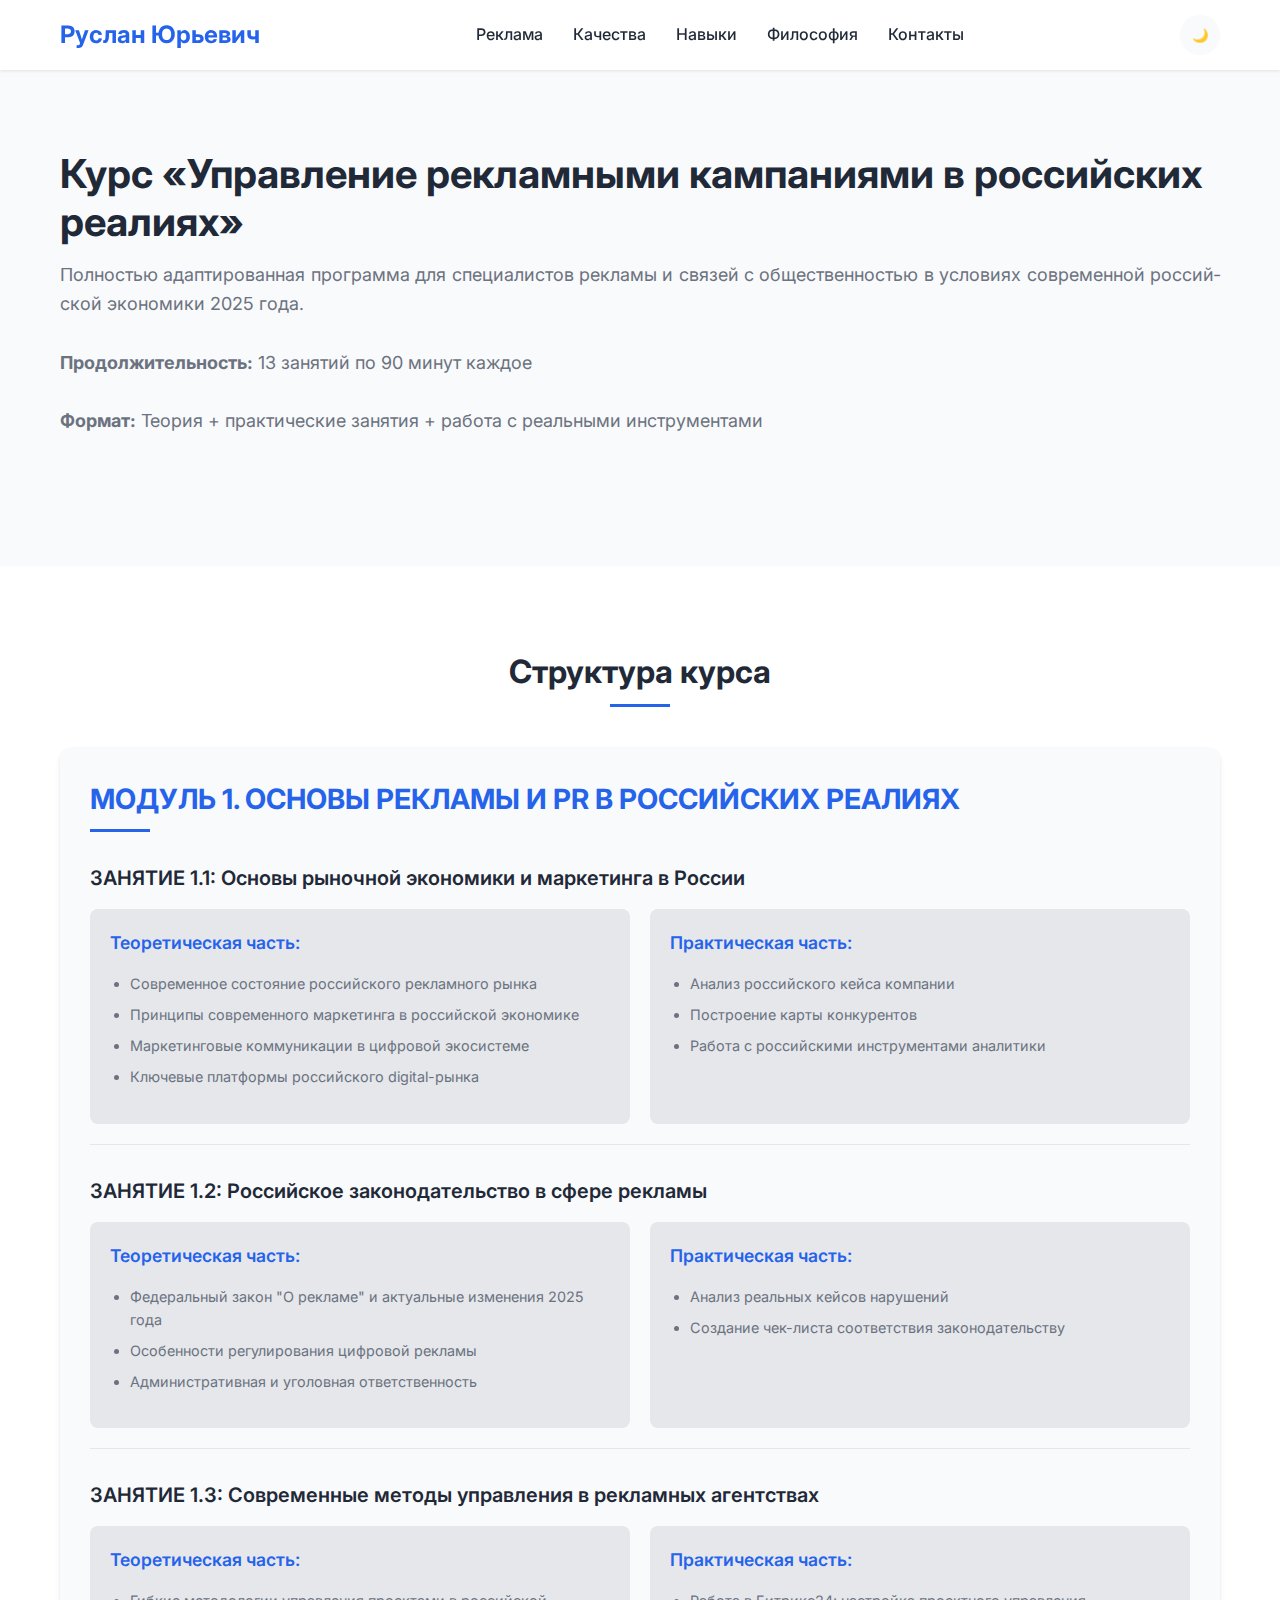
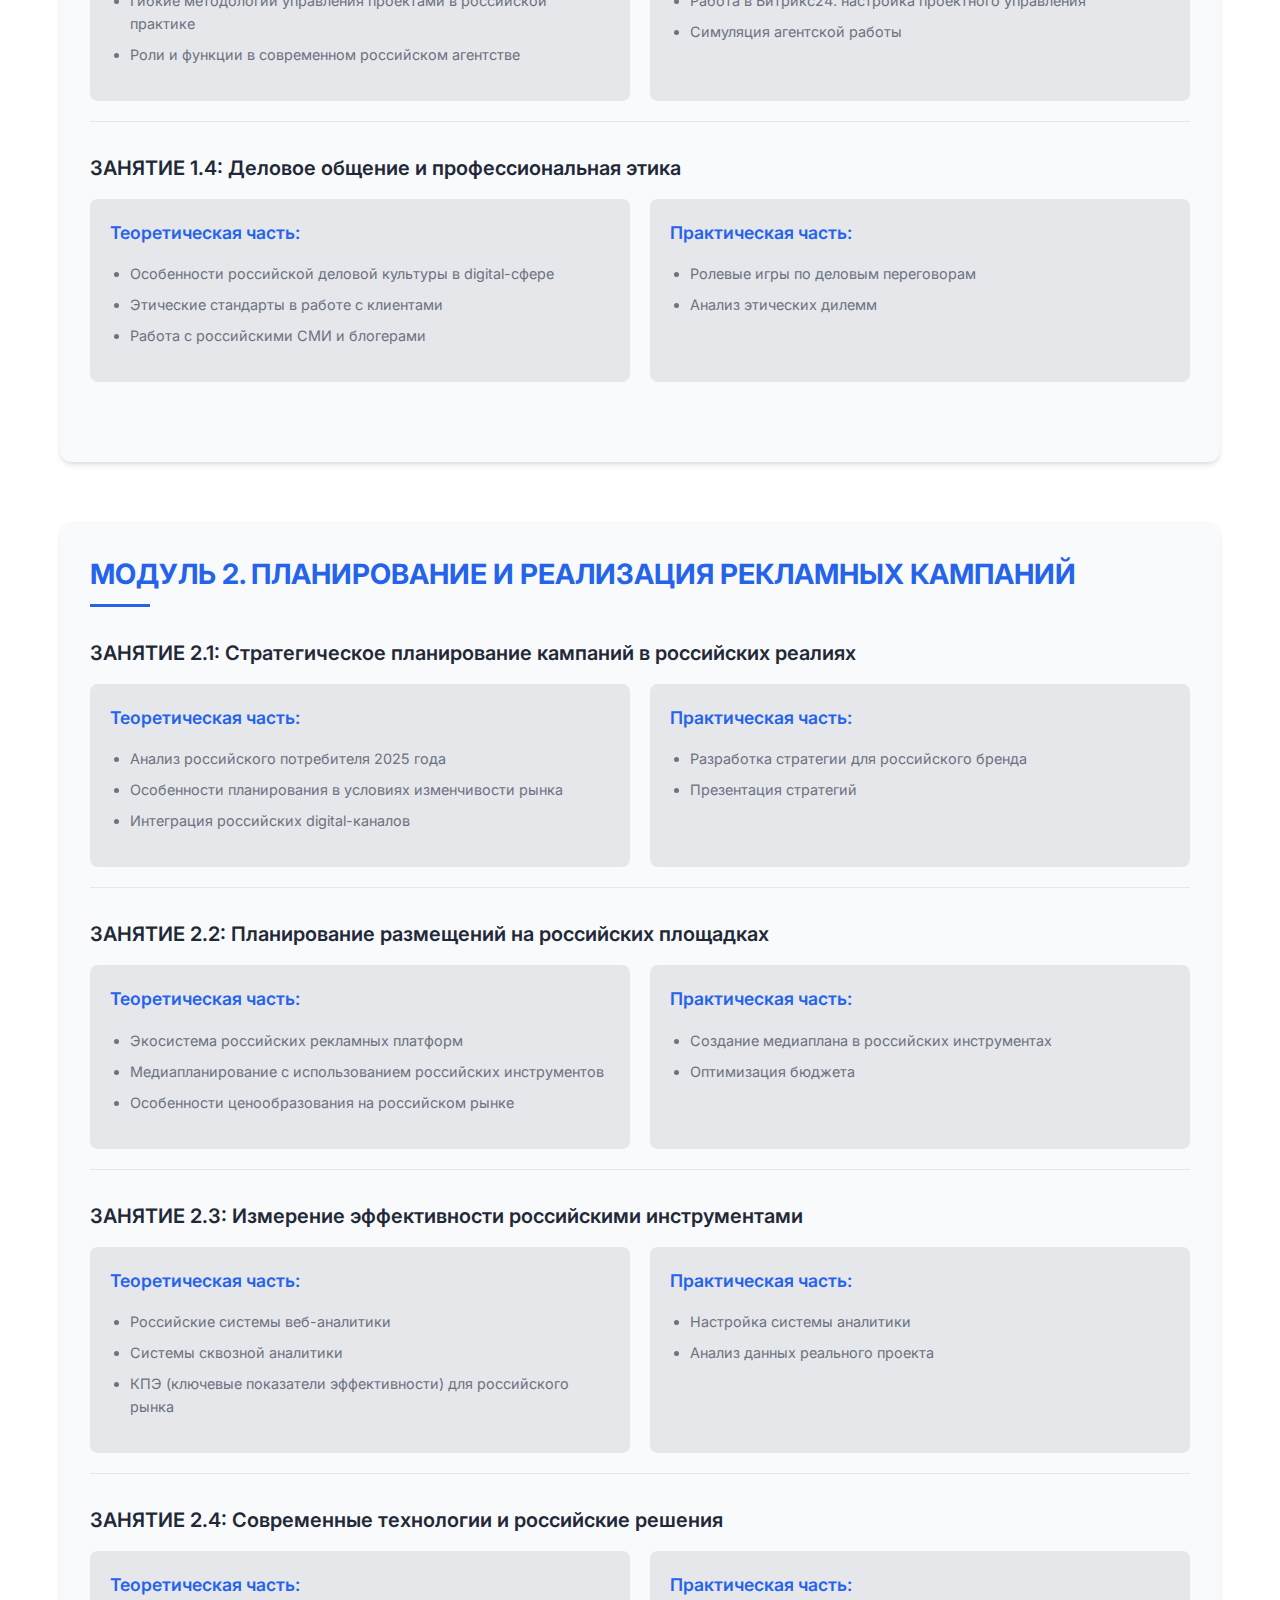
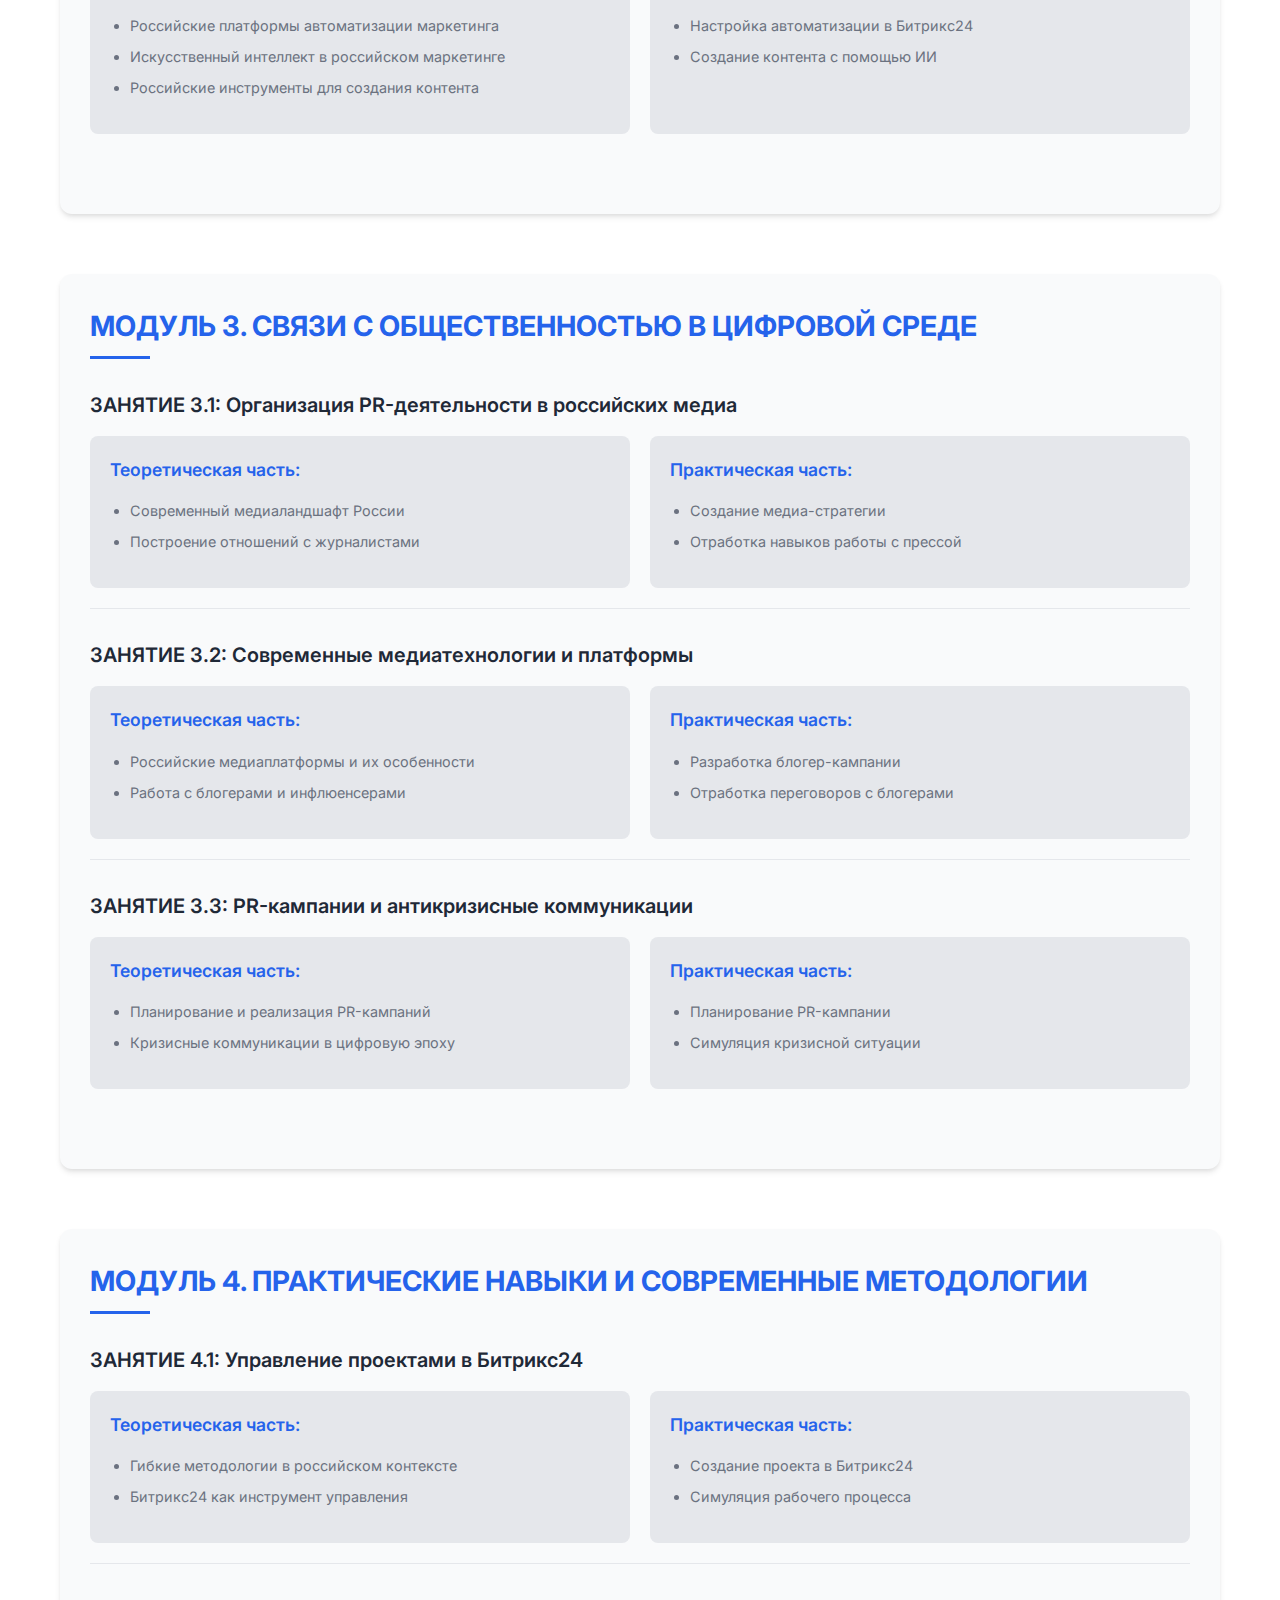
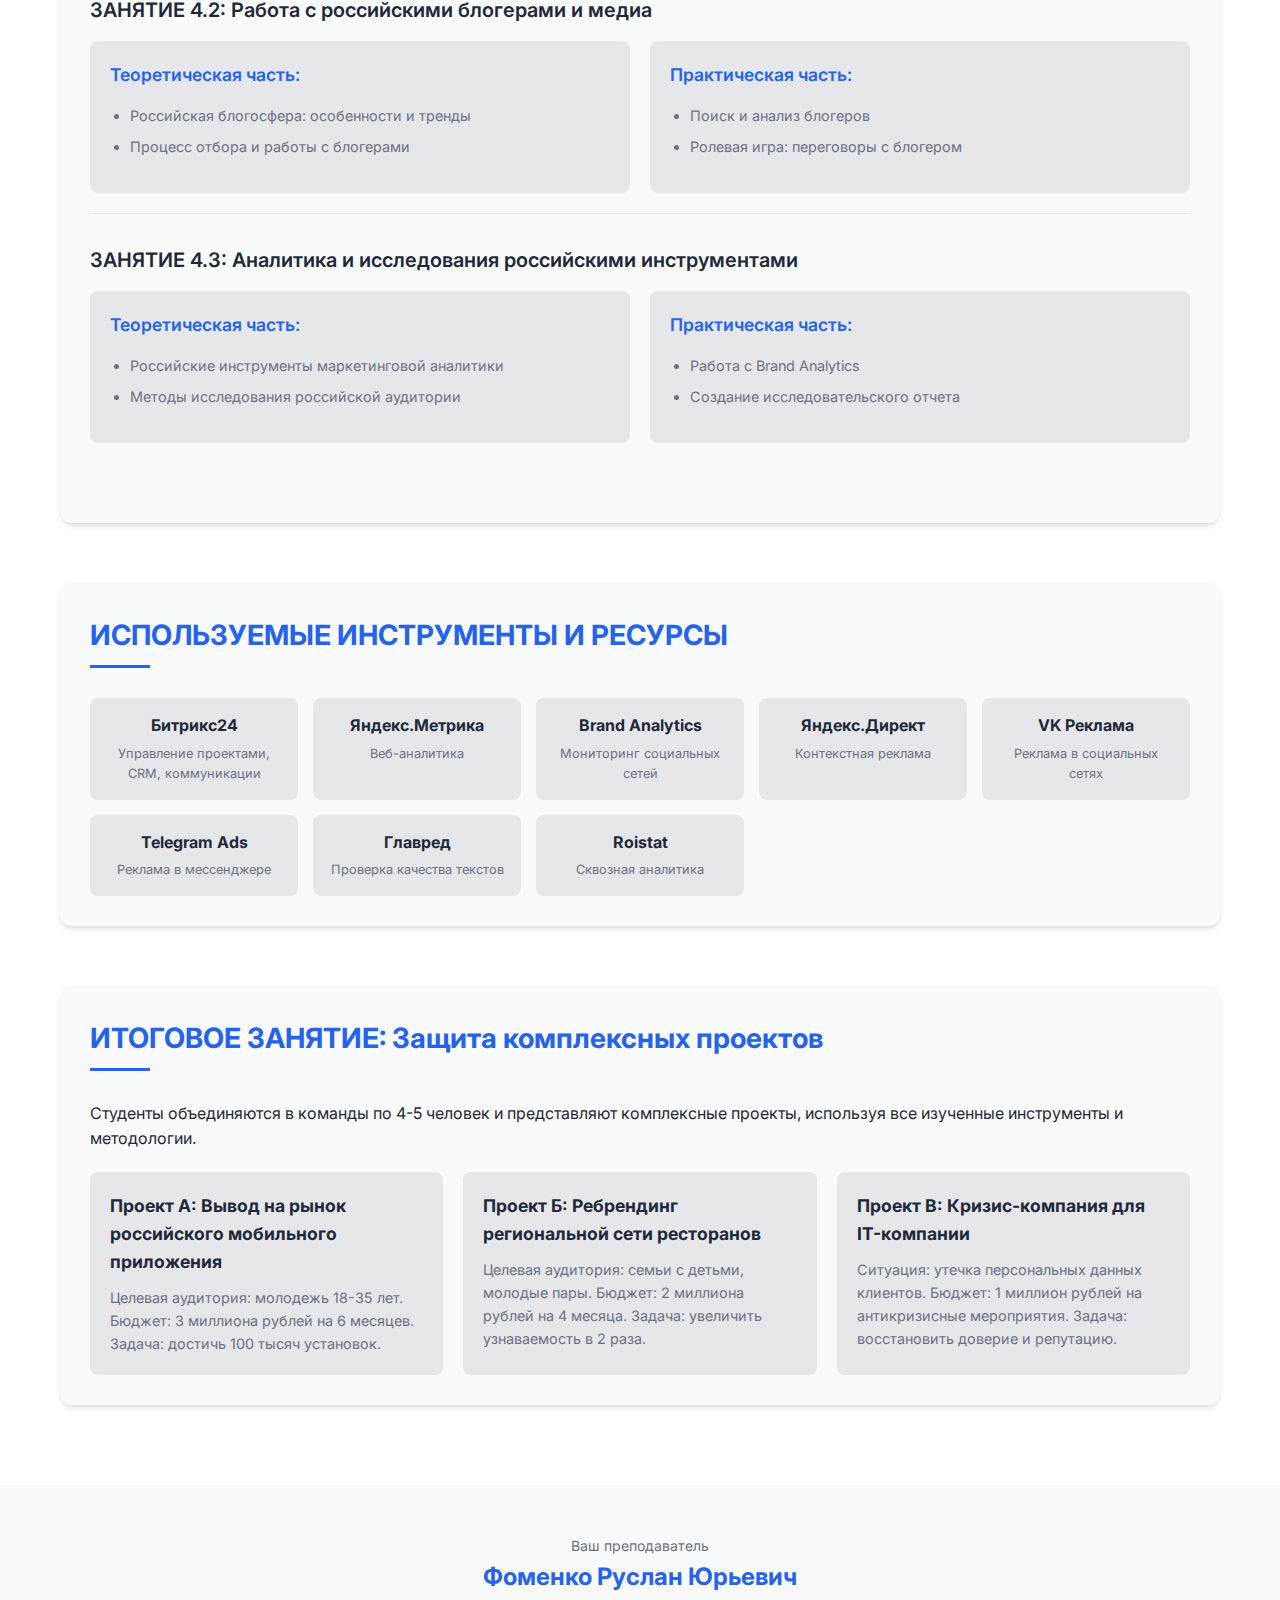
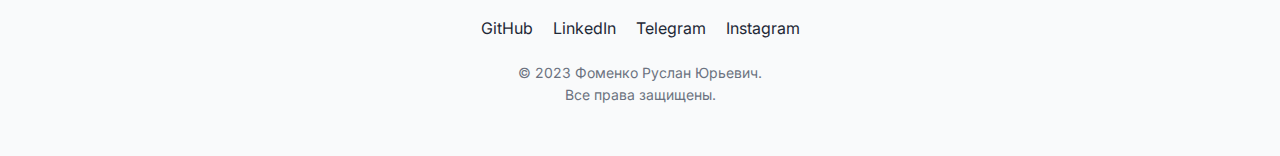
<file: adv.html>
<!DOCTYPE html>
<html lang="ru">
<head>
    <meta charset="UTF-8">
    <meta name="viewport" content="width=device-width, initial-scale=1.0">
    <title>Курс "Управление рекламными кампаниями в российских реалиях"</title>
    <link rel="preconnect" href="https://fonts.googleapis.com">
    <link rel="preconnect" href="https://fonts.gstatic.com" crossorigin>
    <link href="https://fonts.googleapis.com/css2?family=Inter:wght@300;400;500;600;700&display=swap" rel="stylesheet">
    <link rel="stylesheet" href="styles.css">
    <link rel="icon" type="image/x-icon" href="favicon.ico">
    <style>
        /* Дополнительные стили для страницы курса */
        .course-hero {
            padding: 150px 0 100px;
            background-color: var(--bg-light);
            transition: var(--transition);
        }
        
        .course-content {
            padding: 80px 0;
        }
        
        .module {
            margin-bottom: 60px;
            background-color: var(--bg-light);
            border-radius: 12px;
            padding: 30px;
            box-shadow: var(--shadow);
        }
        
        .module-title {
            font-size: 1.75rem;
            font-weight: 700;
            margin-bottom: 30px;
            color: var(--primary-color);
            position: relative;
            padding-bottom: 10px;
        }
        
        .module-title::after {
            content: '';
            position: absolute;
            bottom: 0;
            left: 0;
            width: 60px;
            height: 3px;
            background-color: var(--primary-color);
        }
        
        .lesson {
            margin-bottom: 30px;
            padding-bottom: 20px;
            border-bottom: 1px solid var(--border-color);
        }
        
        .lesson:last-child {
            border-bottom: none;
        }
        
        .lesson-title {
            font-size: 1.25rem;
            font-weight: 600;
            margin-bottom: 15px;
            color: var(--text-color);
        }
        
        .lesson-content {
            display: grid;
            grid-template-columns: 1fr 1fr;
            gap: 20px;
        }
        
        .theory, .practice {
            background-color: var(--bg-lighter);
            padding: 20px;
            border-radius: 8px;
        }
        
        .theory h4, .practice h4 {
            font-size: 1.1rem;
            font-weight: 600;
            margin-bottom: 15px;
            color: var(--primary-color);
        }
        
        .theory ul, .practice ul {
            padding-left: 20px;
            margin-bottom: 15px;
        }
        
        .theory li, .practice li {
            margin-bottom: 8px;
            font-size: 0.9rem;
            color: var(--text-light);
        }
        
        .tools-list {
            display: grid;
            grid-template-columns: repeat(auto-fill, minmax(200px, 1fr));
            gap: 15px;
            margin-top: 30px;
        }
        
        .tool-item {
            background-color: var(--bg-lighter);
            padding: 15px;
            border-radius: 8px;
            text-align: center;
            transition: var(--transition);
        }
        
        .tool-item:hover {
            transform: translateY(-5px);
            background-color: var(--primary-color);
            color: white;
        }
        
        .tool-item h4 {
            font-size: 1rem;
            margin-bottom: 5px;
        }
        
        .tool-item p {
            font-size: 0.8rem;
            color: var(--text-light);
        }
        
        .tool-item:hover p {
            color: white;
        }
        
        .final-project {
            background-color: var(--bg-light);
            border-radius: 12px;
            padding: 30px;
            margin-top: 50px;
            box-shadow: var(--shadow);
        }
        
        .project-options {
            display: grid;
            grid-template-columns: repeat(auto-fit, minmax(250px, 1fr));
            gap: 20px;
            margin-top: 20px;
        }
        
        .project-option {
            background-color: var(--bg-lighter);
            padding: 20px;
            border-radius: 8px;
            transition: var(--transition);
        }
        
        .project-option:hover {
            transform: translateY(-5px);
            background-color: var(--primary-color);
            color: white;
        }
        
        .project-option h4 {
            font-size: 1.1rem;
            margin-bottom: 10px;
        }
        
        .project-option p {
            font-size: 0.9rem;
            color: var(--text-light);
        }
        
        .project-option:hover p {
            color: white;
        }
        
        @media (max-width: 768px) {
            .lesson-content {
                grid-template-columns: 1fr;
            }
            
            .tools-list {
                grid-template-columns: 1fr 1fr;
            }
        }
        
        @media (max-width: 576px) {
            .tools-list {
                grid-template-columns: 1fr;
            }
            
            .project-options {
                grid-template-columns: 1fr;
            }
        }
    </style>
</head>
<body>
    <!-- Header -->
    <header>
        <div class="container">
            <div class="header-content">
                <div class="logo">
                    <h1>Руслан Юрьевич</h1>
                </div>

                <nav class="nav-links">
                    <a href="adv.html">Реклама</a>
                    <a href="#qualities">Качества</a>
                    <a href="#skills">Навыки</a>
                    <a href="#philosophy">Философия</a>
                    <a href="#contact">Контакты</a>
                </nav>

                <div class="header-actions">
                    <button class="theme-toggle" id="themeToggle">
                        <span class="theme-icon">🌙</span>
                    </button>

                    <button class="menu-toggle" id="menuToggle">
                        <span></span>
                        <span></span>
                        <span></span>
                    </button>
                </div>
            </div>
        </div>
    </header>

    <!-- Mobile Menu -->
    <div class="mobile-menu" id="mobileMenu">
        <nav class="mobile-nav">
            <a href="adv.html" class="mobile-nav-link">Реклама</a>
            <a href="#qualities" class="mobile-nav-link">Качества</a>
            <a href="#skills" class="mobile-nav-link">Навыки</a>
            <a href="#philosophy" class="mobile-nav-link">Философия</a>
            <a href="#contact" class="mobile-nav-link">Контакты</a>
        </nav>
    </div>
    
    <!-- Hero Section -->
    <section class="course-hero">
        <div class="container">
            <div class="hero-content">
                <div class="hero-text">
                    <h2>Курс «Управление рекламными кампаниями в российских реалиях»</h2>
                    <p>Полностью адаптированная программа для специалистов рекламы и связей с общественностью в условиях современной российской экономики 2025 года.</p>
                    <div class="course-details">
                        <p><strong>Продолжительность:</strong> 13 занятий по 90 минут каждое</p>
                        <p><strong>Формат:</strong> Теория + практические занятия + работа с реальными инструментами</p>
                    </div>
                </div>
            </div>
        </div>
    </section>

    <!-- Course Content -->
    <section class="course-content">
        <div class="container">
            <h2 class="section-title">Структура курса</h2>
            
            <!-- Модуль 1 -->
            <div class="module">
                <h3 class="module-title">МОДУЛЬ 1. ОСНОВЫ РЕКЛАМЫ И PR В РОССИЙСКИХ РЕАЛИЯХ</h3>
                
                <div class="lesson">
                    <h4 class="lesson-title">ЗАНЯТИЕ 1.1: Основы рыночной экономики и маркетинга в России</h4>
                    <div class="lesson-content">
                        <div class="theory">
                            <h4>Теоретическая часть:</h4>
                            <ul>
                                <li>Современное состояние российского рекламного рынка</li>
                                <li>Принципы современного маркетинга в российской экономике</li>
                                <li>Маркетинговые коммуникации в цифровой экосистеме</li>
                                <li>Ключевые платформы российского digital-рынка</li>
                            </ul>
                        </div>
                        <div class="practice">
                            <h4>Практическая часть:</h4>
                            <ul>
                                <li>Анализ российского кейса компании</li>
                                <li>Построение карты конкурентов</li>
                                <li>Работа с российскими инструментами аналитики</li>
                            </ul>
                        </div>
                    </div>
                </div>
                
                <div class="lesson">
                    <h4 class="lesson-title">ЗАНЯТИЕ 1.2: Российское законодательство в сфере рекламы</h4>
                    <div class="lesson-content">
                        <div class="theory">
                            <h4>Теоретическая часть:</h4>
                            <ul>
                                <li>Федеральный закон "О рекламе" и актуальные изменения 2025 года</li>
                                <li>Особенности регулирования цифровой рекламы</li>
                                <li>Административная и уголовная ответственность</li>
                            </ul>
                        </div>
                        <div class="practice">
                            <h4>Практическая часть:</h4>
                            <ul>
                                <li>Анализ реальных кейсов нарушений</li>
                                <li>Создание чек-листа соответствия законодательству</li>
                            </ul>
                        </div>
                    </div>
                </div>
                
                <div class="lesson">
                    <h4 class="lesson-title">ЗАНЯТИЕ 1.3: Современные методы управления в рекламных агентствах</h4>
                    <div class="lesson-content">
                        <div class="theory">
                            <h4>Теоретическая часть:</h4>
                            <ul>
                                <li>Гибкие методологии управления проектами в российской практике</li>
                                <li>Роли и функции в современном российском агентстве</li>
                            </ul>
                        </div>
                        <div class="practice">
                            <h4>Практическая часть:</h4>
                            <ul>
                                <li>Работа в Битрикс24: настройка проектного управления</li>
                                <li>Симуляция агентской работы</li>
                            </ul>
                        </div>
                    </div>
                </div>
                
                <div class="lesson">
                    <h4 class="lesson-title">ЗАНЯТИЕ 1.4: Деловое общение и профессиональная этика</h4>
                    <div class="lesson-content">
                        <div class="theory">
                            <h4>Теоретическая часть:</h4>
                            <ul>
                                <li>Особенности российской деловой культуры в digital-сфере</li>
                                <li>Этические стандарты в работе с клиентами</li>
                                <li>Работа с российскими СМИ и блогерами</li>
                            </ul>
                        </div>
                        <div class="practice">
                            <h4>Практическая часть:</h4>
                            <ul>
                                <li>Ролевые игры по деловым переговорам</li>
                                <li>Анализ этических дилемм</li>
                            </ul>
                        </div>
                    </div>
                </div>
            </div>
            
            <!-- Модуль 2 -->
            <div class="module">
                <h3 class="module-title">МОДУЛЬ 2. ПЛАНИРОВАНИЕ И РЕАЛИЗАЦИЯ РЕКЛАМНЫХ КАМПАНИЙ</h3>
                
                <div class="lesson">
                    <h4 class="lesson-title">ЗАНЯТИЕ 2.1: Стратегическое планирование кампаний в российских реалиях</h4>
                    <div class="lesson-content">
                        <div class="theory">
                            <h4>Теоретическая часть:</h4>
                            <ul>
                                <li>Анализ российского потребителя 2025 года</li>
                                <li>Особенности планирования в условиях изменчивости рынка</li>
                                <li>Интеграция российских digital-каналов</li>
                            </ul>
                        </div>
                        <div class="practice">
                            <h4>Практическая часть:</h4>
                            <ul>
                                <li>Разработка стратегии для российского бренда</li>
                                <li>Презентация стратегий</li>
                            </ul>
                        </div>
                    </div>
                </div>
                
                <div class="lesson">
                    <h4 class="lesson-title">ЗАНЯТИЕ 2.2: Планирование размещений на российских площадках</h4>
                    <div class="lesson-content">
                        <div class="theory">
                            <h4>Теоретическая часть:</h4>
                            <ul>
                                <li>Экосистема российских рекламных платформ</li>
                                <li>Медиапланирование с использованием российских инструментов</li>
                                <li>Особенности ценообразования на российском рынке</li>
                            </ul>
                        </div>
                        <div class="practice">
                            <h4>Практическая часть:</h4>
                            <ul>
                                <li>Создание медиаплана в российских инструментах</li>
                                <li>Оптимизация бюджета</li>
                            </ul>
                        </div>
                    </div>
                </div>
                
                <div class="lesson">
                    <h4 class="lesson-title">ЗАНЯТИЕ 2.3: Измерение эффективности российскими инструментами</h4>
                    <div class="lesson-content">
                        <div class="theory">
                            <h4>Теоретическая часть:</h4>
                            <ul>
                                <li>Российские системы веб-аналитики</li>
                                <li>Системы сквозной аналитики</li>
                                <li>КПЭ (ключевые показатели эффективности) для российского рынка</li>
                            </ul>
                        </div>
                        <div class="practice">
                            <h4>Практическая часть:</h4>
                            <ul>
                                <li>Настройка системы аналитики</li>
                                <li>Анализ данных реального проекта</li>
                            </ul>
                        </div>
                    </div>
                </div>
                
                <div class="lesson">
                    <h4 class="lesson-title">ЗАНЯТИЕ 2.4: Современные технологии и российские решения</h4>
                    <div class="lesson-content">
                        <div class="theory">
                            <h4>Теоретическая часть:</h4>
                            <ul>
                                <li>Российские платформы автоматизации маркетинга</li>
                                <li>Искусственный интеллект в российском маркетинге</li>
                                <li>Российские инструменты для создания контента</li>
                            </ul>
                        </div>
                        <div class="practice">
                            <h4>Практическая часть:</h4>
                            <ul>
                                <li>Настройка автоматизации в Битрикс24</li>
                                <li>Создание контента с помощью ИИ</li>
                            </ul>
                        </div>
                    </div>
                </div>
            </div>
            
            <!-- Модуль 3 -->
            <div class="module">
                <h3 class="module-title">МОДУЛЬ 3. СВЯЗИ С ОБЩЕСТВЕННОСТЬЮ В ЦИФРОВОЙ СРЕДЕ</h3>
                
                <div class="lesson">
                    <h4 class="lesson-title">ЗАНЯТИЕ 3.1: Организация PR-деятельности в российских медиа</h4>
                    <div class="lesson-content">
                        <div class="theory">
                            <h4>Теоретическая часть:</h4>
                            <ul>
                                <li>Современный медиаландшафт России</li>
                                <li>Построение отношений с журналистами</li>
                            </ul>
                        </div>
                        <div class="practice">
                            <h4>Практическая часть:</h4>
                            <ul>
                                <li>Создание медиа-стратегии</li>
                                <li>Отработка навыков работы с прессой</li>
                            </ul>
                        </div>
                    </div>
                </div>
                
                <div class="lesson">
                    <h4 class="lesson-title">ЗАНЯТИЕ 3.2: Современные медиатехнологии и платформы</h4>
                    <div class="lesson-content">
                        <div class="theory">
                            <h4>Теоретическая часть:</h4>
                            <ul>
                                <li>Российские медиаплатформы и их особенности</li>
                                <li>Работа с блогерами и инфлюенсерами</li>
                            </ul>
                        </div>
                        <div class="practice">
                            <h4>Практическая часть:</h4>
                            <ul>
                                <li>Разработка блогер-кампании</li>
                                <li>Отработка переговоров с блогерами</li>
                            </ul>
                        </div>
                    </div>
                </div>
                
                <div class="lesson">
                    <h4 class="lesson-title">ЗАНЯТИЕ 3.3: PR-кампании и антикризисные коммуникации</h4>
                    <div class="lesson-content">
                        <div class="theory">
                            <h4>Теоретическая часть:</h4>
                            <ul>
                                <li>Планирование и реализация PR-кампаний</li>
                                <li>Кризисные коммуникации в цифровую эпоху</li>
                            </ul>
                        </div>
                        <div class="practice">
                            <h4>Практическая часть:</h4>
                            <ul>
                                <li>Планирование PR-кампании</li>
                                <li>Симуляция кризисной ситуации</li>
                            </ul>
                        </div>
                    </div>
                </div>
            </div>
            
            <!-- Модуль 4 -->
            <div class="module">
                <h3 class="module-title">МОДУЛЬ 4. ПРАКТИЧЕСКИЕ НАВЫКИ И СОВРЕМЕННЫЕ МЕТОДОЛОГИИ</h3>
                
                <div class="lesson">
                    <h4 class="lesson-title">ЗАНЯТИЕ 4.1: Управление проектами в Битрикс24</h4>
                    <div class="lesson-content">
                        <div class="theory">
                            <h4>Теоретическая часть:</h4>
                            <ul>
                                <li>Гибкие методологии в российском контексте</li>
                                <li>Битрикс24 как инструмент управления</li>
                            </ul>
                        </div>
                        <div class="practice">
                            <h4>Практическая часть:</h4>
                            <ul>
                                <li>Создание проекта в Битрикс24</li>
                                <li>Симуляция рабочего процесса</li>
                            </ul>
                        </div>
                    </div>
                </div>
                
                <div class="lesson">
                    <h4 class="lesson-title">ЗАНЯТИЕ 4.2: Работа с российскими блогерами и медиа</h4>
                    <div class="lesson-content">
                        <div class="theory">
                            <h4>Теоретическая часть:</h4>
                            <ul>
                                <li>Российская блогосфера: особенности и тренды</li>
                                <li>Процесс отбора и работы с блогерами</li>
                            </ul>
                        </div>
                        <div class="practice">
                            <h4>Практическая часть:</h4>
                            <ul>
                                <li>Поиск и анализ блогеров</li>
                                <li>Ролевая игра: переговоры с блогером</li>
                            </ul>
                        </div>
                    </div>
                </div>
                
                <div class="lesson">
                    <h4 class="lesson-title">ЗАНЯТИЕ 4.3: Аналитика и исследования российскими инструментами</h4>
                    <div class="lesson-content">
                        <div class="theory">
                            <h4>Теоретическая часть:</h4>
                            <ul>
                                <li>Российские инструменты маркетинговой аналитики</li>
                                <li>Методы исследования российской аудитории</li>
                            </ul>
                        </div>
                        <div class="practice">
                            <h4>Практическая часть:</h4>
                            <ul>
                                <li>Работа с Brand Analytics</li>
                                <li>Создание исследовательского отчета</li>
                            </ul>
                        </div>
                    </div>
                </div>
            </div>
            
            <!-- Инструменты и ресурсы -->
            <div class="module">
                <h3 class="module-title">ИСПОЛЬЗУЕМЫЕ ИНСТРУМЕНТЫ И РЕСУРСЫ</h3>
                
                <div class="tools-list">
                    <div class="tool-item">
                        <h4>Битрикс24</h4>
                        <p>Управление проектами, CRM, коммуникации</p>
                    </div>
                    <div class="tool-item">
                        <h4>Яндекс.Метрика</h4>
                        <p>Веб-аналитика</p>
                    </div>
                    <div class="tool-item">
                        <h4>Brand Analytics</h4>
                        <p>Мониторинг социальных сетей</p>
                    </div>
                    <div class="tool-item">
                        <h4>Яндекс.Директ</h4>
                        <p>Контекстная реклама</p>
                    </div>
                    <div class="tool-item">
                        <h4>VK Реклама</h4>
                        <p>Реклама в социальных сетях</p>
                    </div>
                    <div class="tool-item">
                        <h4>Telegram Ads</h4>
                        <p>Реклама в мессенджере</p>
                    </div>
                    <div class="tool-item">
                        <h4>Главред</h4>
                        <p>Проверка качества текстов</p>
                    </div>
                    <div class="tool-item">
                        <h4>Roistat</h4>
                        <p>Сквозная аналитика</p>
                    </div>
                </div>
            </div>
            
            <!-- Итоговый проект -->
            <div class="final-project">
                <h3 class="module-title">ИТОГОВОЕ ЗАНЯТИЕ: Защита комплексных проектов</h3>
                <p>Студенты объединяются в команды по 4-5 человек и представляют комплексные проекты, используя все изученные инструменты и методологии.</p>
                
                <div class="project-options">
                    <div class="project-option">
                        <h4>Проект А: Вывод на рынок российского мобильного приложения</h4>
                        <p>Целевая аудитория: молодежь 18-35 лет. Бюджет: 3 миллиона рублей на 6 месяцев. Задача: достичь 100 тысяч установок.</p>
                    </div>
                    <div class="project-option">
                        <h4>Проект Б: Ребрендинг региональной сети ресторанов</h4>
                        <p>Целевая аудитория: семьи с детьми, молодые пары. Бюджет: 2 миллиона рублей на 4 месяца. Задача: увеличить узнаваемость в 2 раза.</p>
                    </div>
                    <div class="project-option">
                        <h4>Проект В: Кризис-компания для IT-компании</h4>
                        <p>Ситуация: утечка персональных данных клиентов. Бюджет: 1 миллион рублей на антикризисные мероприятия. Задача: восстановить доверие и репутацию.</p>
                    </div>
                </div>
            </div>
        </div>
    </section>

    <footer>
        <div class="container">
            <div class="footer-content">
                <div class="logo">
                    <p>Ваш преподаватель</p>
                    <h1>Фоменко Руслан Юрьевич</h1>
                </div>
                <div class="social-links">
                    <a href="#">GitHub</a>
                    <a href="#">LinkedIn</a>
                    <a href="#">Telegram</a>
                    <a href="#">Instagram</a>
                </div>
                <div class="copyright">
                    &copy; 2023 Фоменко Руслан Юрьевич. <br> Все права защищены.
                </div>
            </div>
        </div>
    </footer>

    <script src="scripts.js"></script>
</body>
</html>
</file>
<file: styles.css>
:root {
    --primary-color: #3b82f6;
    --primary-dark: #2563eb;
    --text-color: #f8fafc;
    --text-light: #cbd5e1;
    --bg-color: #0f172a;
    --bg-light: #1e293b;
    --bg-lighter: #334155;
    --border-color: #334155;
    --shadow: 0 4px 6px -1px rgba(0, 0, 0, 0.3), 0 2px 4px -1px rgba(0, 0, 0, 0.2);
    --transition: all 0.3s ease;
}

[data-theme="light"] {
    --primary-color: #2563eb;
    --primary-dark: #1d4ed8;
    --text-color: #1f2937;
    --text-light: #6b7280;
    --bg-color: #ffffff;
    --bg-light: #f9fafb;
    --bg-lighter: #e5e7eb;
    --border-color: #e5e7eb;
    --shadow: 0 4px 6px -1px rgba(0, 0, 0, 0.1), 0 2px 4px -1px rgba(0, 0, 0, 0.06);
}

* {
    margin: 0;
    padding: 0;
    box-sizing: border-box;
}

html {
    scroll-behavior: smooth;
}

body {
    font-family: 'Inter', sans-serif;
    line-height: 1.6;
    color: var(--text-color);
    background-color: var(--bg-color);
    overflow-x: hidden;
    transition: var(--transition);
}

.container {
    width: 100%;
    max-width: 1200px;
    margin: 0 auto;
    padding: 0 20px;
}

/* Header */
header {
    position: fixed;
    top: 0;
    left: 0;
    width: 100%;
    background-color: rgba(15, 23, 42, 0.95);
    backdrop-filter: blur(10px);
    z-index: 1000;
    padding: 15px 0;
    box-shadow: 0 1px 3px rgba(0, 0, 0, 0.1);
    transition: var(--transition);
}

[data-theme="light"] header {
    background-color: rgba(255, 255, 255, 0.95);
}

.header-content {
    display: flex;
    justify-content: space-between;
    align-items: center;
}

.logo h1 {
    font-size: 1.5rem;
    font-weight: 700;
    color: var(--primary-color);
}

.logo p {
    font-size: 0.875rem;
    color: var(--text-light);
}

.p {
    font-size: 1.125rem;
    color: var(--text-light);
    margin-bottom: 30px;
    text-align: justify;
    word-break: break-word;
    overflow-wrap: anywhere;
    hyphens: auto;
}

.nav-links {
    display: flex;
    gap: 30px;
}

.nav-links a {
    text-decoration: none;
    color: var(--text-color);
    font-weight: 500;
    transition: var(--transition);
    position: relative;
}

.nav-links a:hover {
    color: var(--primary-color);
}

.nav-links a::after {
    content: '';
    position: absolute;
    bottom: -5px;
    left: 0;
    width: 0;
    height: 2px;
    background-color: var(--primary-color);
    transition: var(--transition);
}

.nav-links a:hover::after {
    width: 100%;
}

.header-actions {
    display: flex;
    align-items: center;
    gap: 15px;
}

.theme-toggle {
    background: var(--bg-light);
    border: none;
    border-radius: 50%;
    width: 40px;
    height: 40px;
    cursor: pointer;
    display: flex;
    align-items: center;
    justify-content: center;
    transition: var(--transition);
}

.theme-toggle:hover {
    background: var(--bg-lighter);
    transform: scale(1.1);
}

/* Menu Toggle (Burger) */
.menu-toggle {
    display: none;
    flex-direction: column;
    background: none;
    border: none;
    cursor: pointer;
    padding: 5px;
    width: 30px;
    height: 30px;
    justify-content: space-between;
}

.menu-toggle span {
    display: block;
    height: 3px;
    width: 100%;
    background-color: var(--text-color);
    border-radius: 3px;
    transition: var(--transition);
    transform-origin: center;
}

.menu-toggle.active span:nth-child(1) {
    transform: rotate(45deg) translate(6px, 6px);
}

.menu-toggle.active span:nth-child(2) {
    opacity: 0;
}

.menu-toggle.active span:nth-child(3) {
    transform: rotate(-45deg) translate(6px, -6px);
}

/* Mobile Menu */
.mobile-menu {
    position: fixed;
    top: 70px;
    left: 0;
    width: 100%;
    height: calc(100vh - 70px);
    background-color: var(--bg-light);
    transform: translateX(-100%);
    transition: transform 0.3s ease;
    z-index: 999;
    padding: 20px;
    backdrop-filter: blur(10px);
}

.mobile-menu.active {
    transform: translateX(0);
}

.mobile-nav {
    display: flex;
    flex-direction: column;
    gap: 0;
}

.mobile-nav-link {
    display: block;
    padding: 20px;
    text-decoration: none;
    color: var(--text-color);
    font-weight: 500;
    font-size: 1.1rem;
    border-bottom: 1px solid var(--border-color);
    transition: var(--transition);
    text-align: center;
}

.mobile-nav-link:hover {
    color: var(--primary-color);
    background-color: var(--bg-lighter);
}

.mobile-nav-link:last-child {
    border-bottom: none;
}

/* Hero Section */
.hero {
    padding: 150px 0 100px;
    background-color: var(--bg-light);
    transition: var(--transition);
}

.hero-content {
    display: flex;
    align-items: center;
    gap: 50px;
}

.hero-image {
    flex: 1;
    display: flex;
    justify-content: center;
}

.hero-image img {
    width: 100%;
    max-width: 400px;
    border-radius: 20px;
    box-shadow: var(--shadow);
    transition: var(--transition);
}

.hero-image img:hover {
    transform: translateY(-10px);
}

.hero-text {
    flex: 1;
}

.hero-text h2 {
    font-size: 2.5rem;
    font-weight: 700;
    margin-bottom: 15px;
    line-height: 1.2;
}

.hero-text p {
    font-size: 1.125rem;
    color: var(--text-light);
    margin-bottom: 30px;
    text-align: justify;
    word-break: break-word;
    overflow-wrap: anywhere;
    hyphens: auto;
}

.btn {
    display: inline-block;
    padding: 12px 30px;
    background-color: var(--primary-color);
    color: white;
    text-decoration: none;
    border-radius: 8px;
    font-weight: 600;
    transition: var(--transition);
    border: none;
    cursor: pointer;
}

.btn:hover {
    background-color: var(--primary-dark);
    transform: translateY(-3px);
    box-shadow: 0 10px 20px rgba(37, 99, 235, 0.3);
}

/* Values Section */
.values {
    padding: 50px 0;
}

.section-title {
    text-align: center;
    font-size: 2rem;
    font-weight: 700;
    margin-bottom: 50px;
    position: relative;
}

.section-title::after {
    content: '';
    position: absolute;
    bottom: -10px;
    left: 50%;
    transform: translateX(-50%);
    width: 60px;
    height: 3px;
    background-color: var(--primary-color);
}

.values-grid {
    display: grid;
    grid-template-columns: repeat(auto-fit, minmax(300px, 1fr));
    gap: 30px;
}

.value-card {
    background-color: var(--bg-light);
    padding: 30px;
    border-radius: 12px;
    box-shadow: var(--shadow);
    transition: var(--transition);
    text-align: center;
}

.value-card:hover {
    transform: translateY(-10px);
    background-color: var(--bg-lighter);
}

.value-icon {
    width: 60px;
    height: 60px;
    background-color: var(--bg-lighter);
    border-radius: 50%;
    display: flex;
    align-items: center;
    justify-content: center;
    margin: 0 auto 20px;
    color: var(--primary-color);
    font-size: 1.5rem;
    transition: var(--transition);
}

.value-card:hover .value-icon {
    background-color: var(--primary-color);
    color: white;
}

.value-card h3 {
    font-size: 1.25rem;
    font-weight: 600;
    margin-bottom: 15px;
}

.value-card p {
    color: var(--text-light);
}

/* Qualities Section */
.qualities {
    padding: 100px 0;
    background-color: var(--bg-light);
    transition: var(--transition);
}

.qualities-container {
    display: flex;
    flex-wrap: wrap;
    justify-content: center;
    gap: 30px;
}

.quality-item {
    display: flex;
    flex-direction: column;
    align-items: center;
    width: 150px;
    text-align: center;
}

.quality-icon {
    width: 80px;
    height: 80px;
    background-color: var(--bg-lighter);
    border-radius: 50%;
    display: flex;
    align-items: center;
    justify-content: center;
    margin-bottom: 15px;
    box-shadow: var(--shadow);
    transition: var(--transition);
}

.quality-item:hover .quality-icon {
    transform: scale(1.1);
    background-color: var(--primary-color);
    color: white;
}

.quality-item h3 {
    font-size: 1rem;
    font-weight: 600;
}

/* Skills Section */
.skills {
    padding: 50px 0;
}

.skills-grid {
    display: grid;
    grid-template-columns: repeat(auto-fit, minmax(300px, 1fr));
    gap: 30px;
}

.skill-category {
    background-color: var(--bg-light);
    padding: 30px;
    border-radius: 12px;
    box-shadow: var(--shadow);
    transition: var(--transition);
}

.skill-category:hover {
    transform: translateY(-5px);
}

.skill-category h3 {
    font-size: 1.25rem;
    font-weight: 600;
    margin-bottom: 20px;
    text-align: center;
}

.skill-item {
    margin-bottom: 20px;
}

.skill-header {
    display: flex;
    justify-content: space-between;
    margin-bottom: 8px;
}

.skill-name {
    font-weight: 500;
}

.skill-percentage {
    color: var(--text-light);
    font-size: 0.875rem;
}

.skill-bar {
    height: 8px;
    background-color: var(--bg-lighter);
    border-radius: 4px;
    overflow: hidden;
}

.skill-progress {
    height: 100%;
    background-color: var(--primary-color);
    border-radius: 4px;
    width: 0;
    transition: width 1.5s ease;
}

/* Philosophy Section */
.philosophy {
    padding: 100px 0;
    background-color: var(--bg-light);
    text-align: center;
    transition: var(--transition);
}

.quote {
    max-width: 800px;
    margin: 0 auto;
    font-size: 1.5rem;
    font-weight: 300;
    font-style: italic;
    line-height: 1.6;
    color: var(--text-color);
    position: relative;
}

.quote::before, .quote::after {
    content: '"';
    font-size: 4rem;
    color: var(--primary-color);
    opacity: 0.3;
    position: absolute;
}

.quote::before {
    top: -20px;
    left: -40px;
}

.quote::after {
    bottom: -40px;
    right: -40px;
}

.author {
    margin-top: 30px;
    font-weight: 500;
    color: var(--text-light);
}

/* Contact Section */
.contact {
    padding: 50px 0;
    text-align: center;
}

.contact p {
    max-width: 600px;
    margin: 0 auto 30px;
    color: var(--text-light);
}

/* Footer */
footer {
    background-color: var(--bg-light);
    color: var(--text-color);
    padding: 50px 0;
    text-align: center;
    transition: var(--transition);
}

.footer-content {
    display: flex;
    flex-direction: column;
    align-items: center;
    gap: 20px;
}

.social-links {
    display: flex;
    gap: 20px;
}

.social-links a {
    color: var(--text-color);
    text-decoration: none;
    transition: var(--transition);
}

.social-links a:hover {
    color: var(--primary-color);
}

.copyright {
    color: var(--text-light);
    font-size: 0.875rem;
}

/* Responsive Styles */
@media (max-width: 992px) {
    .hero-content {
        flex-direction: column;
        text-align: center;
    }

    .hero-text h2 {
        font-size: 2rem;
    }
}

@media (max-width: 768px) {
    .nav-links {
        display: none;
    }

    .menu-toggle {
        display: flex;
    }

    .header-actions {
        gap: 10px;
    }

    .section-title {
        font-size: 1.75rem;
    }

    .quote {
        font-size: 1.25rem;
    }

    .quote::before, .quote::after {
        font-size: 3rem;
    }

    .quote::before {
        left: -20px;
    }

    .quote::after {
        right: -20px;
    }
}

@media (max-width: 576px) {
    .hero {
        padding: 120px 0 80px;
    }

    .hero-text h2 {
        font-size: 1.75rem;
    }

    .values-grid, .skills-grid {
        grid-template-columns: 1fr;
    }

    .qualities-container {
        gap: 20px;
    }

    .quality-item {
        width: 120px;
    }

    .quality-icon {
        width: 60px;
        height: 60px;
    }

    .header-content {
        flex-wrap: wrap;
    }

    .logo {
        flex: 1;
    }

    .header-actions {
        flex: 0 0 auto;
    }
}
</file>
